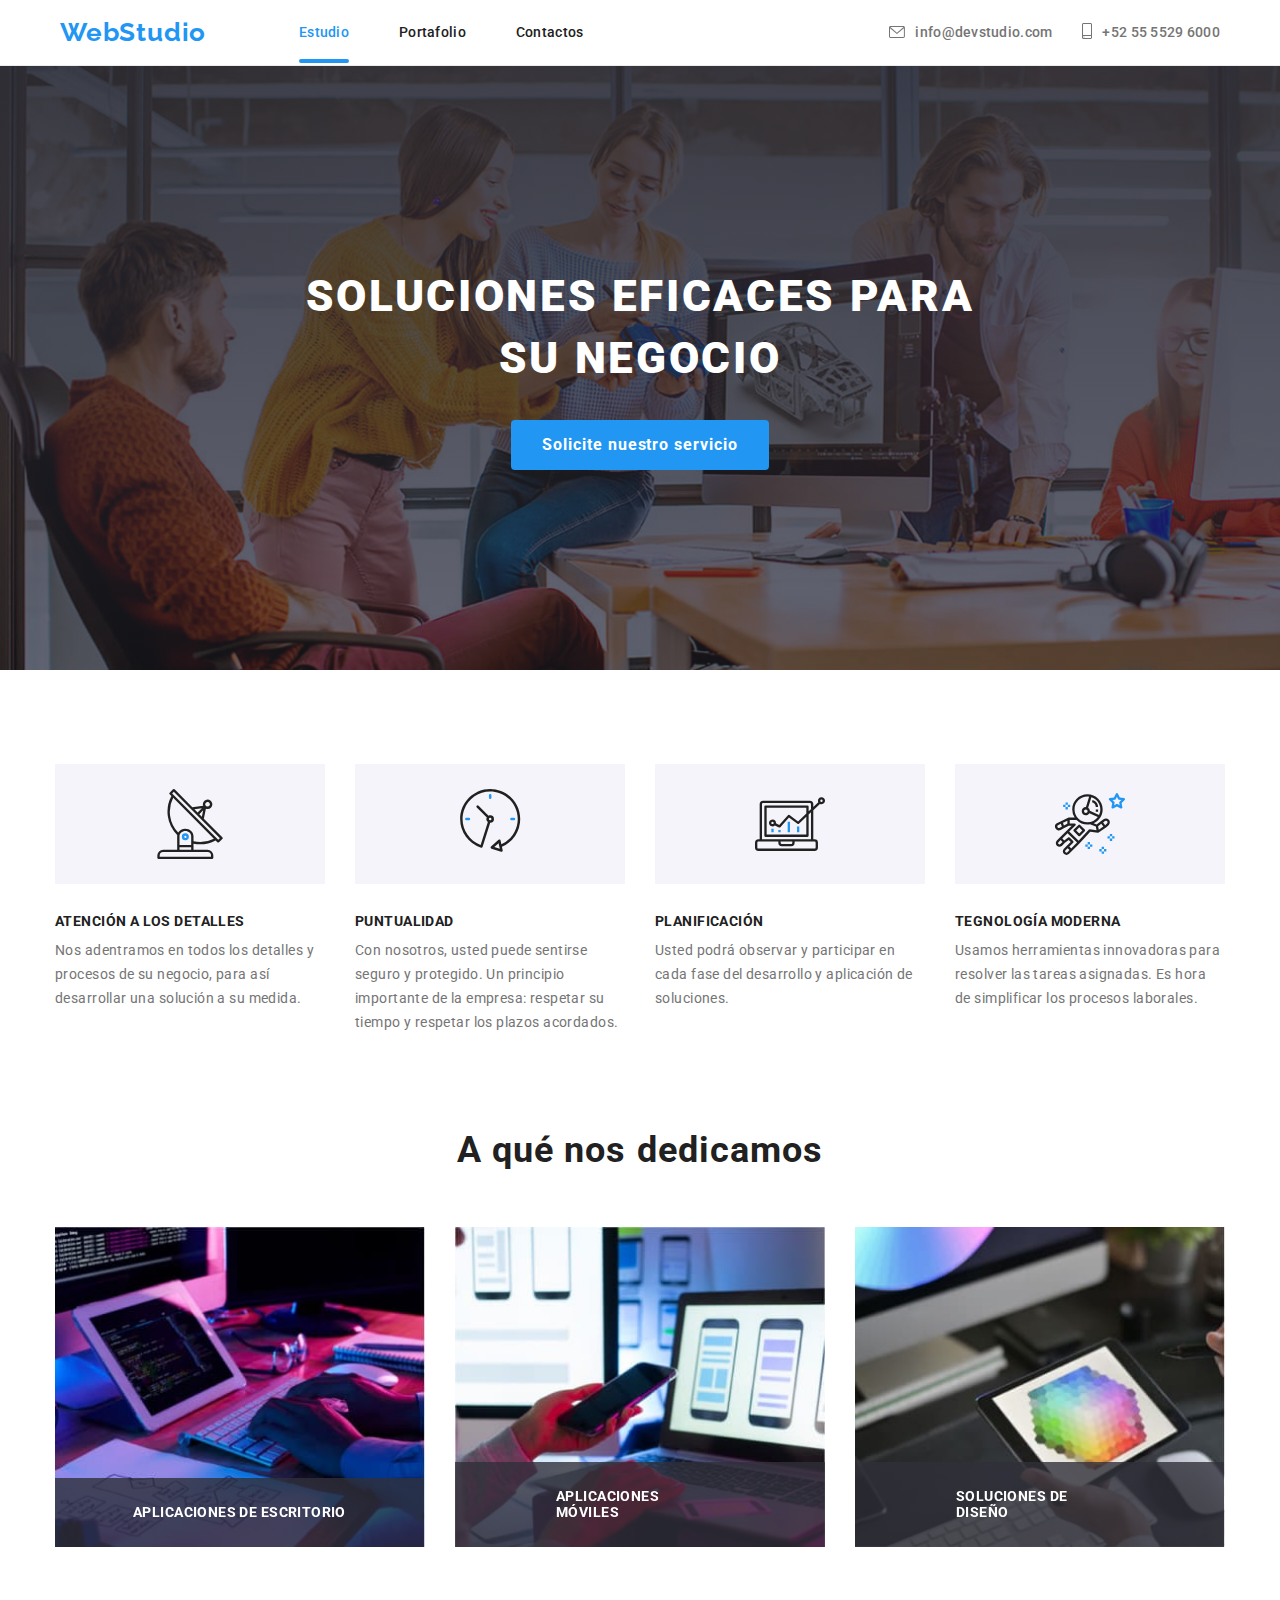
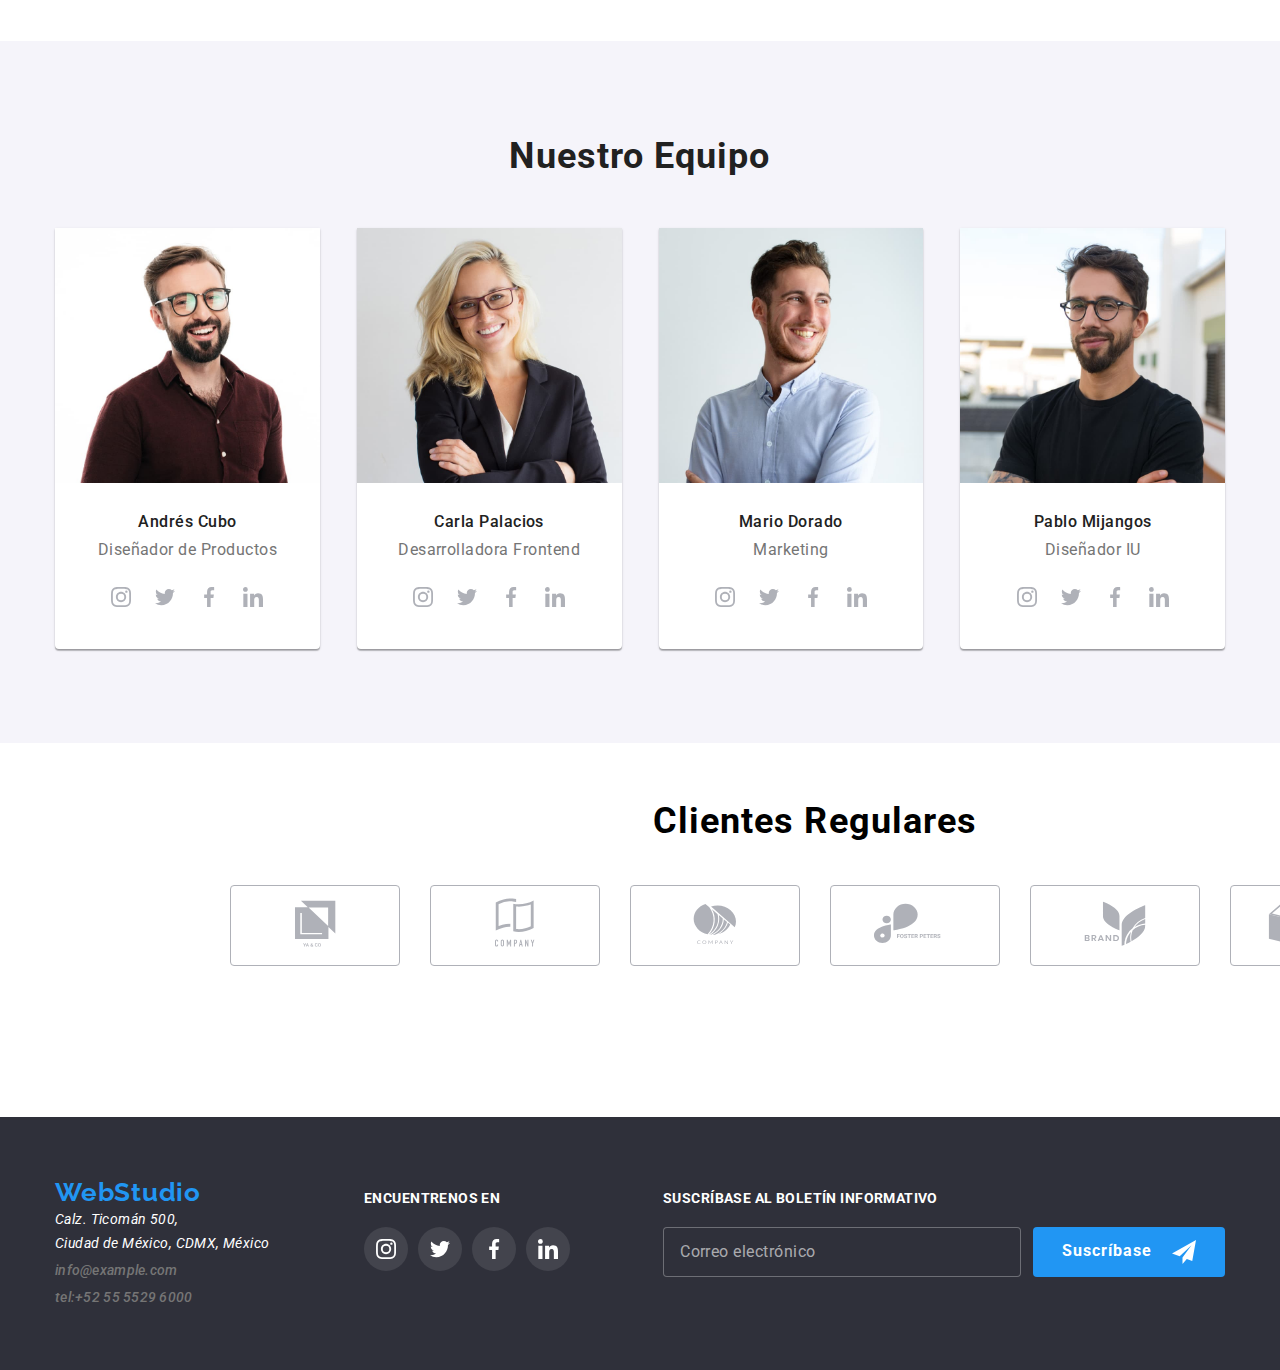
<file: index.html>
<!DOCTYPE html>
<html lang="es">
  <head>
    <meta charset="UTF-8" />
    <meta http-equiv="X-UA-Compatible" content="IE=edge" />
    <meta name="viewport" content="width=device-width, initial-scale=1.0" />
    <title>WebStudio</title>
    <link rel="preconnect" href="https://fonts.googleapis.com" />
    <link rel="preconnect" href="https://fonts.gstatic.com" crossorigin />
    <link
      href="https://fonts.googleapis.com/css2?family=Raleway:wght@700&family=Roboto:wght@400;500;700;900&display=swap"
      rel="stylesheet"
    />
    <link rel="stylesheet" href="./css/normalize.css" />
    <link rel="stylesheet" href="./css/styles.css" />
  </head>
  <body>
    <header class="header">
      <div class="header-container container">
        <nav class="nav">
          <a class="logo" href="#">WebStudio</a>
          <ul class="nav__menu">
            <li class="nav__item">
              <a class="nav__link active" href="./index.html">Estudio</a>
            </li>
            <li class="nav__item">
              <a class="nav__link" href="./portfolio.html">Portafolio</a>
            </li>
            <li class="nav__item">
              <a class="nav__link" href="#">Contactos</a>
            </li>
          </ul>
        </nav>
        <ul class="contact">
          <div class="contact-item__container">
            <li class="contact-item__icon">
              <a href="#">
                <svg class="icon">
                  <use href="./images/svg/sprite.svg#icon-sobre"></use>
                </svg>
              </a>
            </li>
            <li class="contact-item contact-item__mail">
              <a class="contact-link" href="mailto:info@devstudio.com"
                >info@devstudio.com</a
              >
            </li>
          </div>
          <div class="contact-item__container">
            <li class="contact-item__icon">
              <a href="#">
                <svg class="icon icon--telfono">
                  <use href="./images/svg/sprite.svg#icon-telfono"></use>
                </svg>
              </a>
            </li>
            <li class="contact-item">
              <a class="contact-link" href="tel:+525555296000"
                >+52 55 5529 6000</a
              >
            </li>
          </div>
        </ul>
      </div>
    </header>
    <main>
      <section class="backdrop is-hidden" data-backdrop>
        <div class="group-form is-hidden" data-modal>
          <form action="" class="modal-form">
            <div
              class="modal"
              role="group"
              aria-labelledby="contact-details-head"
            >
              <p class="modal-form__title" id="contact-details-head">
                Deje sus datos, nos contactaremos con usted
              </p>
              <div class="modal-form__icons">
                <label class="modal-form__label" for="name">Nombre</label>
                <input class="modal-form__input" type="name" id="name" /><svg
                  class="modal-form__icon modal-form__icons--persona"
                >
                  <use href="./images/svg/sprite.svg#icon-persona"></use>
                </svg>
              </div>
              <div class="modal-form__icons">
                <label class="modal-form__label" for="tel"> Teléfono</label>
                <input class="modal-form__input" type="tel" id="tel" /><svg
                  class="modal-form__icon"
                >
                  <use href="./images/svg/sprite.svg#icon-telefono"></use>
                </svg>
              </div>
              <div class="modal-form__icons">
                <label class="modal-form__label" for="email">E-mail</label>
                <input class="modal-form__input" type="email" id="email" /><svg
                  class="modal-form__icon"
                >
                  <use href="./images/svg/sprite.svg#icon-correo"></use>
                </svg>
              </div>
              <div class="modal-form__textarea">
                <label class="modal-form__label" for="comments"
                  >Comentarios</label
                >
                <textarea
                  class="modal-form__area"
                  name=""
                  id="comments"
                  cols="30"
                  rows="5"
                  placeholder="Introduzca el texto"
                ></textarea>
              </div>
              <div class="checkbox-container">
                <label class="checkbox-container__label" for="checkbox">
                  <input
                    class="checkbox-container__checkbox"
                    type="checkbox"
                    name=""
                    id="checkbox"
                  />
                  <span class="checkbox-container__span">
                    <svg class="checkbox-container__icon">
                      <use href="./images/svg/sprite.svg#icon-revisado"></use>
                    </svg>
                  </span>
                  Estoy de acuerdo con el boletín informativo y acepto los
                  <span class="checkbox-container--text"
                    >Términos y Condiciones</span
                  >
                </label>
              </div>
              <button class="form-button" type="submit">Enviar</button>
            </div>
          </form>
          <button class="modal-container is-hidden" data-modal-close>
            <svg class="modal-icon">
              <use href="./images/svg/sprite.svg#icon-close"></use>
            </svg>
          </button>
        </div>
      </section>
      <section class="hero">
        <div class="hero-container container">
          <div class="hero-container-title">
            <h1 class="hero-title">SOLUCIONES EFICACES PARA SU NEGOCIO</h1>
          </div>
          <button class="hero-button" type="button" data-modal-open>
            Solicite nuestro servicio
          </button>
        </div>
      </section>
      <section class="characteristics">
        <div class="container">
          <ul class="characteristics-container">
            <li class="characteristics-container-item">
              <div>
                <svg class="icon">
                  <use href="./images/svg/sprite.svg#icon-antena"></use>
                </svg>
              </div>
              <h3 class="characteristics-subtitle">ATENCIÓN A LOS DETALLES</h3>
              <p class="characteristics-text">
                Nos adentramos en todos los detalles y procesos de su negocio,
                para así desarrollar una solución a su medida.
              </p>
            </li>
            <li class="characteristics-container-item">
              <div>
                <svg class="icon">
                  <use href="./images/svg/sprite.svg#icon-reloj"></use>
                </svg>
              </div>
              <h3 class="characteristics-subtitle">PUNTUALIDAD</h3>
              <p class="characteristics-text">
                Con nosotros, usted puede sentirse seguro y protegido. Un
                principio importante de la empresa: respetar su tiempo y
                respetar los plazos acordados.
              </p>
            </li>
            <li class="characteristics-container-item">
              <div>
                <svg class="icon">
                  <use href="./images/svg/sprite.svg#icon-diagrama"></use>
                </svg>
              </div>
              <h3 class="characteristics-subtitle">PLANIFICACIÓN</h3>
              <p class="characteristics-text">
                Usted podrá observar y participar en cada fase del desarrollo y
                aplicación de soluciones.
              </p>
            </li>
            <li class="characteristics-container-item">
              <div>
                <svg class="icon">
                  <use href="./images/svg/sprite.svg#icon-astronauta"></use>
                </svg>
              </div>
              <h3 class="characteristics-subtitle">TEGNOLOGÍA MODERNA</h3>
              <p class="characteristics-text">
                Usamos herramientas innovadoras para resolver las tareas
                asignadas. Es hora de simplificar los procesos laborales.
              </p>
            </li>
          </ul>
        </div>
      </section>
      <section class="services">
        <div class="container">
          <h2 class="services-title">A qué nos dedicamos</h2>
          <ul class="services-container">
            <li class="services-item">
              <div class="services-item-relative">
                <img
                  class="services-image"
                  src="./images/imagen.jpg"
                  alt="Maquetacion web"
                  width="300"
                />
                <p class="services-item-text services-item-text-desktop">
                  APLICACIONES DE ESCRITORIO
                </p>
              </div>
            </li>
            <li class="services-item">
              <div class="services-item-relative">
                <img
                  class="services-image"
                  src="./images/imagen2.jpg"
                  alt="Diseño web"
                  width="300"
                />
                <p class="services-item-text">APLICACIONES MÓVILES</p>
              </div>
            </li>
            <li class="services-item">
              <div class="services-item-relative">
                <img
                  class="services-image"
                  src="./images/imagen3.jpg"
                  alt="Creacion de logos"
                  width="300"
                />
                <p class="services-item-text services-item-text-desing">
                  SOLUCIONES DE DISEÑO
                </p>
              </div>
            </li>
          </ul>
        </div>
      </section>
      <section class="team">
        <div class="container">
          <h2 class="team-title">Nuestro Equipo</h2>
          <ul class="team-card">
            <li class="team-card-item">
              <img
                class="team-card-image"
                src="./images/imagen4.jpg"
                alt="Imagen de Andres"
                width="300"
              />
              <div class="team-card-container">
                <h3 class="team-card-name">Andrés Cubo</h3>
                <p class="team-card-job">Diseñador de Productos</p>
              </div>
              <ul class="team-card-icon">
                <li>
                  <a href="#">
                    <svg class="icon">
                      <use href="./images/svg/sprite.svg#icon-instagram"></use>
                    </svg>
                  </a>
                </li>
                <li>
                  <a href="#">
                    <svg class="icon">
                      <use href="./images/svg/sprite.svg#icon-twitter"></use>
                    </svg>
                  </a>
                </li>
                <li>
                  <a href="#">
                    <svg class="icon">
                      <use href="./images/svg/sprite.svg#icon-facebook"></use>
                    </svg>
                  </a>
                </li>
                <li>
                  <a href="#">
                    <svg class="icon">
                      <use href="./images/svg/sprite.svg#icon-linkedin"></use>
                    </svg>
                  </a>
                </li>
              </ul>
            </li>
            <li class="team-card-item">
              <img
                class="team-card-image"
                src="./images/imagen5.jpg"
                alt="Imagen de Carla"
                width="300"
              />
              <div class="team-card-container">
                <h3 class="team-card-name">Carla Palacios</h3>
                <p class="team-card-job">Desarrolladora Frontend</p>
              </div>
              <ul class="team-card-icon">
                <li>
                  <a href="#">
                    <svg class="icon">
                      <use href="./images/svg/sprite.svg#icon-instagram"></use>
                    </svg>
                  </a>
                </li>
                <li>
                  <a href="#">
                    <svg class="icon">
                      <use href="./images/svg/sprite.svg#icon-twitter"></use>
                    </svg>
                  </a>
                </li>
                <li>
                  <a href="#">
                    <svg class="icon">
                      <use href="./images/svg/sprite.svg#icon-facebook"></use>
                    </svg>
                  </a>
                </li>
                <li>
                  <a href="#">
                    <svg class="icon">
                      <use href="./images/svg/sprite.svg#icon-linkedin"></use>
                    </svg>
                  </a>
                </li>
              </ul>
            </li>
            <li class="team-card-item">
              <img
                class="team-card-image"
                src="./images/imagen6.jpg"
                alt="Imagen de Mario"
                width="300"
              />
              <div class="team-card-container">
                <h3 class="team-card-name">Mario Dorado</h3>
                <p class="team-card-job">Marketing</p>
              </div>
              <ul class="team-card-icon">
                <li>
                  <a href="#">
                    <svg class="icon">
                      <use href="./images/svg/sprite.svg#icon-instagram"></use>
                    </svg>
                  </a>
                </li>
                <li>
                  <a href="#">
                    <svg class="icon">
                      <use href="./images/svg/sprite.svg#icon-twitter"></use>
                    </svg>
                  </a>
                </li>
                <li>
                  <a href="#">
                    <svg class="icon">
                      <use href="./images/svg/sprite.svg#icon-facebook"></use>
                    </svg>
                  </a>
                </li>
                <li>
                  <a href="#">
                    <svg class="icon">
                      <use href="./images/svg/sprite.svg#icon-linkedin"></use>
                    </svg>
                  </a>
                </li>
              </ul>
            </li>
            <li class="team-card-item">
              <img
                class="team-card-image"
                src="./images/imagen7.jpg"
                alt="Imagen de Pablo"
                width="300"
              />
              <div class="team-card-container">
                <h3 class="team-card-name">Pablo Mijangos</h3>
                <p class="team-card-job">Diseñador IU</p>
              </div>
              <ul class="team-card-icon">
                <li>
                  <a href="#">
                    <svg class="icon">
                      <use href="./images/svg/sprite.svg#icon-instagram"></use>
                    </svg>
                  </a>
                </li>
                <li>
                  <a href="#">
                    <svg class="icon">
                      <use href="./images/svg/sprite.svg#icon-twitter"></use>
                    </svg>
                  </a>
                </li>
                <li>
                  <a href="#">
                    <svg class="icon">
                      <use href="./images/svg/sprite.svg#icon-facebook"></use>
                    </svg>
                  </a>
                </li>
                <li>
                  <a href="#">
                    <svg class="icon">
                      <use href="./images/svg/sprite.svg#icon-linkedin"></use>
                    </svg>
                  </a>
                </li>
              </ul>
            </li>
          </ul>
        </div>
      </section>
      <section class="clients">
        <div class="container">
          <h2 class="clients-title">Clientes Regulares</h2>
          <ul class="clients-container">
            <li>
              <a href="#">
                <svg class="icon-g1 icon-hover">
                  <use href="./images/svg/sprite.svg#icon-grupo"></use>
                </svg>
              </a>
            </li>
            <li>
              <a href="#">
                <svg class="icon-g2 icon-hover">
                  <use href="./images/svg/sprite.svg#icon-grupo2"></use>
                </svg>
              </a>
            </li>
            <li>
              <a href="#">
                <svg class="icon-g3 icon-hover">
                  <use href="./images/svg/sprite.svg#icon-grupo3"></use>
                </svg>
              </a>
            </li>
            <li>
              <a href="#">
                <svg class="icon-g4 icon-hover">
                  <use href="./images/svg/sprite.svg#icon-grupo4"></use>
                </svg>
              </a>
            </li>
            <li>
              <a href="#">
                <svg class="icon-g5 icon-hover">
                  <use href="./images/svg/sprite.svg#icon-grupo5"></use>
                </svg>
              </a>
            </li>
            <li>
              <a href="#">
                <svg class="icon-g6 icon-hover">
                  <use href="./images/svg/sprite.svg#icon-grupo6"></use>
                </svg>
              </a>
            </li>
          </ul>
        </div>
      </section>
    </main>
    <footer class="footer">
      <div class="container">
        <ul class="footer-container">
          <li class="footer-contact">
            <a class="logo footer-logo" href="#">WebStudio</a>
            <address>
              <ul>
                <li>
                  <p class="footer-text">
                    Calz. Ticomán 500, <br />
                    Ciudad de México, CDMX, México
                  </p>
                </li>
                <li class="contact-item">
                  <a class="contact-link" href="mailto:info@devstudio.com"
                    >info@example.com</a
                  >
                </li>
                <li class="contact-item">
                  <a class="contact-link" href="tel:+525555296000"
                    >tel:+52 55 5529 6000</a
                  >
                </li>
              </ul>
            </address>
          </li>
          <li class="footer-icons">
            <p>ENCUENTRENOS EN</p>
            <ul class="footer-icons-container">
              <li>
                <a href="#">
                  <svg class="icon">
                    <use href="./images/svg/sprite.svg#icon-instagram"></use>
                  </svg>
                </a>
              </li>
              <li>
                <a href="#">
                  <svg class="icon">
                    <use href="./images/svg/sprite.svg#icon-twitter"></use>
                  </svg>
                </a>
              </li>
              <li>
                <a href="#">
                  <svg class="icon">
                    <use href="./images/svg/sprite.svg#icon-facebook"></use>
                  </svg>
                </a>
              </li>
              <li>
                <a href="#">
                  <svg class="icon">
                    <use href="./images/svg/sprite.svg#icon-linkedin"></use>
                  </svg>
                </a>
              </li>
            </ul>
          </li>
          <li class="footer-newsletter">
            <p class="footer-newsletter__text">
              SUSCRÍBASE AL BOLETÍN INFORMATIVO
            </p>
            <form class="form-newsletter" name="" action="">
              <label class="label-email" for="user-email"></label>
              <input
                class="input-email"
                type="email"
                name="email"
                id="user-email"
                placeholder="Correo electrónico"
              />
              <button class="button-newsletter" type="submit">
                Suscríbase
                <span class="button-newsletter__span">
                  <svg class="button-newsletter__icon">
                    <use href="./images/svg/sprite.svg#icon-send"></use>
                  </svg>
                </span>
              </button>
            </form>
          </li>
        </ul>
      </div>
    </footer>
    <script src="./js/modal.js"></script>
  </body>
</html>
</file>
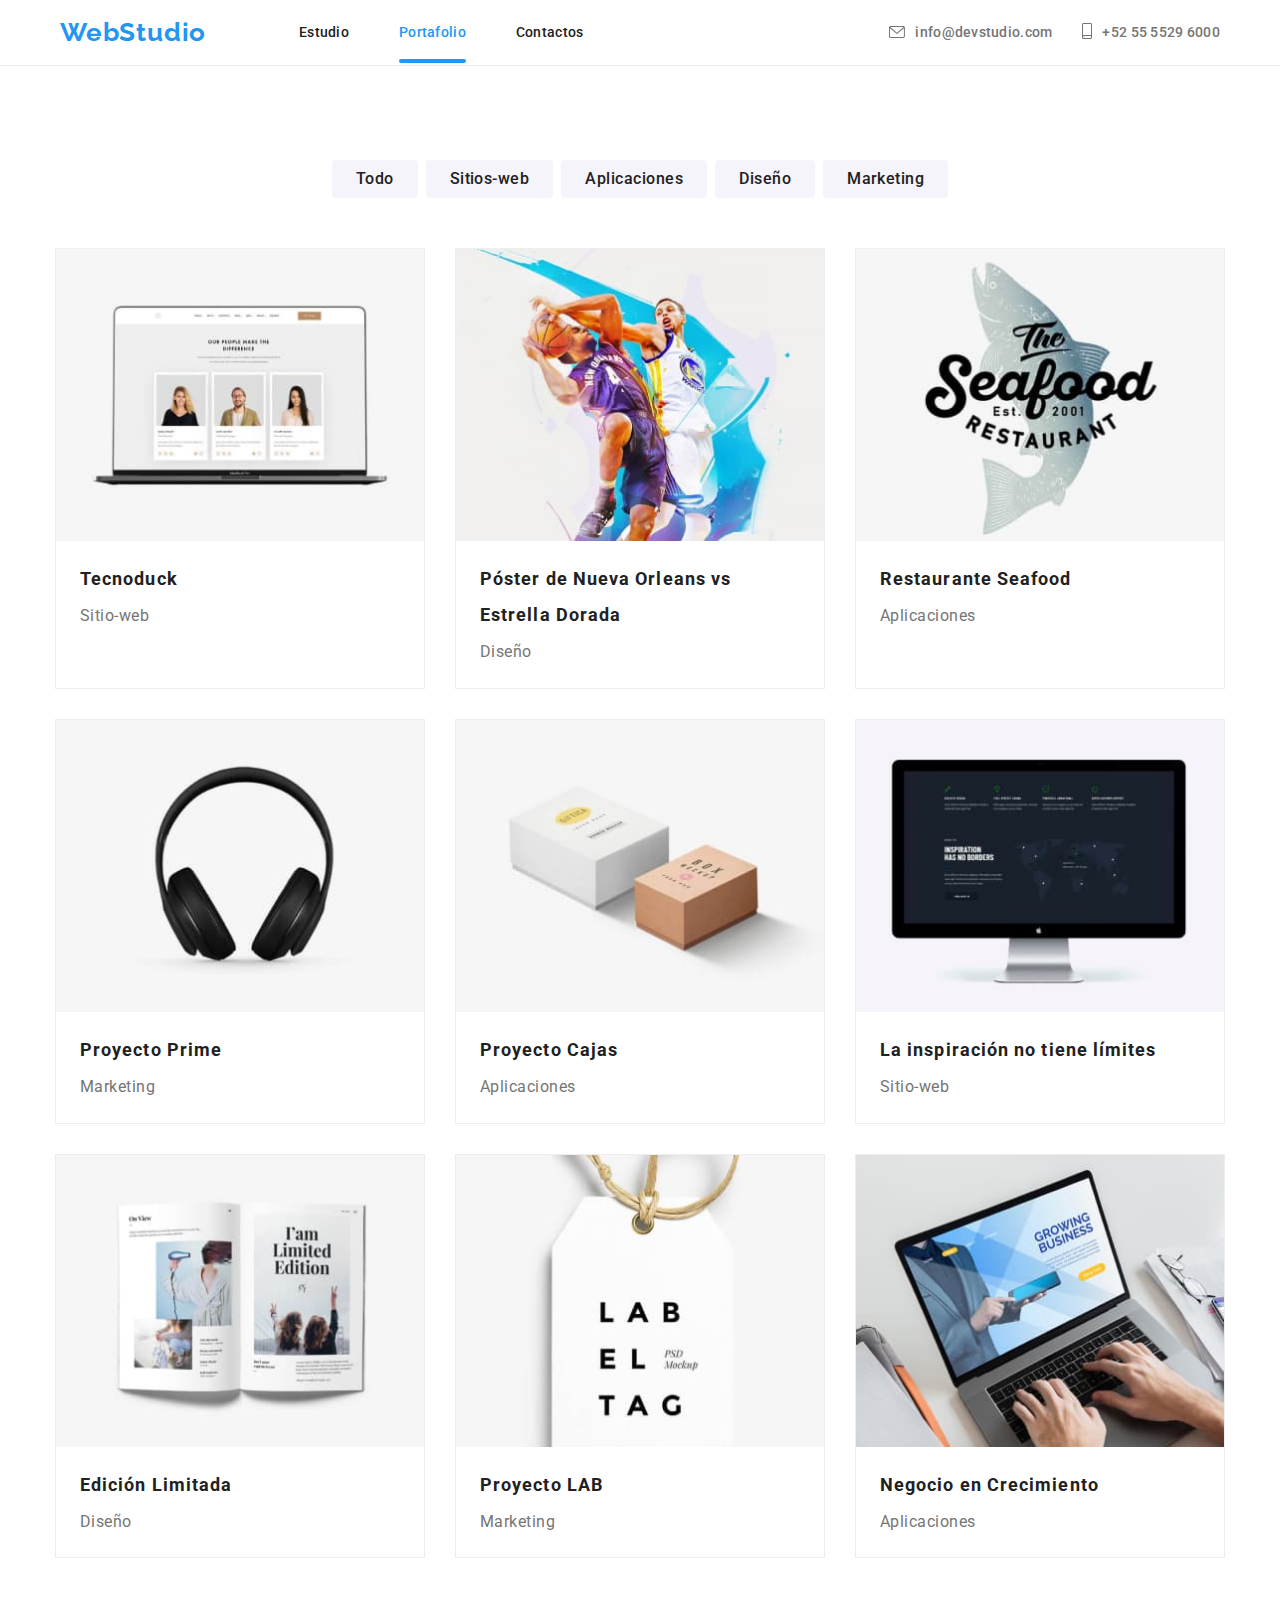
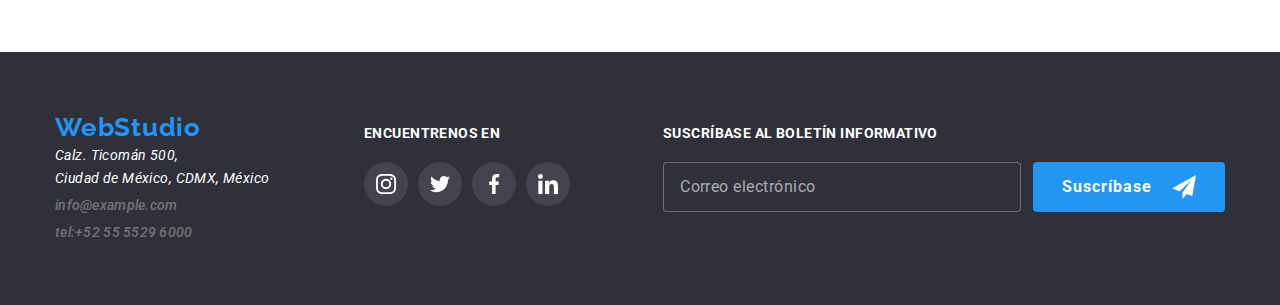
<file: portfolio.html>
<!DOCTYPE html>
<html lang="es">
  <head>
    <meta charset="UTF-8" />
    <meta http-equiv="X-UA-Compatible" content="IE=edge" />
    <meta name="viewport" content="width=device-width, initial-scale=1.0" />
    <title>Portafolio</title>
    <link rel="preconnect" href="https://fonts.googleapis.com" />
    <link rel="preconnect" href="https://fonts.gstatic.com" crossorigin />
    <link
      href="https://fonts.googleapis.com/css2?family=Raleway:wght@700&family=Roboto:wght@400;500;700;900&display=swap"
      rel="stylesheet"
    />
    <link rel="stylesheet" href="./css/normalize.css" />
    <link rel="stylesheet" href="./css/styles.css" />
  </head>
  <body>
    <header class="header">
      <div class="header-container container">
        <nav class="nav">
          <a class="logo" href="#">WebStudio</a>
          <ul class="nav__menu">
            <li class="nav__item">
              <a class="nav__link" href="./index.html">Estudio</a>
            </li>
            <li class="nav__item">
              <a class="nav__link active" href="./portfolio.html">Portafolio</a>
            </li>
            <li class="nav__item">
              <a class="nav__link" href="#">Contactos</a>
            </li>
          </ul>
        </nav>
        <ul class="contact">
          <div class="contact-item__container">
            <li class="contact-item__icon">
              <a href="#">
                <svg class="icon">
                  <use href="./images/svg/sprite.svg#icon-sobre"></use>
                </svg>
              </a>
            </li>
            <li class="contact-item contact-item__mail">
              <a class="contact-link" href="mailto:info@devstudio.com"
                >info@devstudio.com</a
              >
            </li>
          </div>
          <div class="contact-item__container">
            <li class="contact-item__icon">
              <a href="#">
                <svg class="icon icon--telfono">
                  <use href="./images/svg/sprite.svg#icon-telfono"></use>
                </svg>
              </a>
            </li>
            <li class="contact-item">
              <a class="contact-link" href="tel:+525555296000"
                >+52 55 5529 6000</a
              >
            </li>
          </div>
        </ul>
      </div>
    </header>
    <main>
      <section class="section-portfolio">
        <div class="container">
          <ul class="filters">
            <li class="filters-item">
              <button class="filters-button" type="button">Todo</button>
            </li>
            <li class="filters-item">
              <button class="filters-button" type="button">Sitios-web</button>
            </li>
            <li class="filters-item">
              <button class="filters-button" type="button">Aplicaciones</button>
            </li>
            <li class="filters-item">
              <button class="filters-button" type="button">Diseño</button>
            </li>
            <li class="filters-item">
              <button class="filters-button" type="button">Marketing</button>
            </li>
          </ul>
          <ul class="categories">
            <li class="categories-item">
              <div class="frame">
                <img src="./images/imagen8.jpg" alt="sitio web" width="300" />
                <p class="overlay">
                  Tecnoduck es una plataforma de distribución de coronavirus de
                  última generación. Las compañías usan esta plataforma para el
                  espionaje digital y los ataques a los servidores seguros de la
                  competencia.
                </p>
              </div>
              <div class="categories-item-container">
                <h3 class="categories-subtitle">Tecnoduck</h3>
                <p class="categories-text">Sitio-web</p>
              </div>
            </li>
            <li class="categories-item">
              <div class="frame">
                <img src="./images/imagen9.jpg" alt="Diseño" width="300" />
                <p class="overlay">
                  Tecnoduck es una plataforma de distribución de coronavirus de
                  última generación. Las compañías usan esta plataforma para el
                  espionaje digital y los ataques a los servidores seguros de la
                  competencia.
                </p>
              </div>
              <div class="categories-item-container">
                <h3 class="categories-subtitle">
                  Póster de Nueva Orleans vs Estrella Dorada
                </h3>
                <p class="categories-text">Diseño</p>
              </div>
            </li>
            <li class="categories-item">
              <div class="frame">
                <img
                  src="./images/imagen10.jpg"
                  alt="Aplicaciones"
                  width="300"
                />
                <p class="overlay">
                  Tecnoduck es una plataforma de distribución de coronavirus de
                  última generación. Las compañías usan esta plataforma para el
                  espionaje digital y los ataques a los servidores seguros de la
                  competencia.
                </p>
              </div>
              <div class="categories-item-container">
                <h3 class="categories-subtitle">Restaurante Seafood</h3>
                <p class="categories-text">Aplicaciones</p>
              </div>
            </li>
            <li class="categories-item">
              <div class="frame">
                <img src="./images/imagen11.jpg" alt="Marketing" width="300" />
                <p class="overlay">
                  Tecnoduck es una plataforma de distribución de coronavirus de
                  última generación. Las compañías usan esta plataforma para el
                  espionaje digital y los ataques a los servidores seguros de la
                  competencia.
                </p>
              </div>
              <div class="categories-item-container">
                <h3 class="categories-subtitle">Proyecto Prime</h3>
                <p class="categories-text">Marketing</p>
              </div>
            </li>
            <li class="categories-item">
              <div class="frame">
                <img
                  src="./images/imagen12.jpg"
                  alt="Aplicaciones"
                  width="300"
                />
                <p class="overlay">
                  Tecnoduck es una plataforma de distribución de coronavirus de
                  última generación. Las compañías usan esta plataforma para el
                  espionaje digital y los ataques a los servidores seguros de la
                  competencia.
                </p>
              </div>
              <div class="categories-item-container">
                <h3 class="categories-subtitle">Proyecto Cajas</h3>
                <p class="categories-text">Aplicaciones</p>
              </div>
            </li>
            <li class="categories-item">
              <div class="frame">
                <img src="./images/imagen13.jpg" alt="sitio web" width="300" />
                <p class="overlay">
                  Tecnoduck es una plataforma de distribución de coronavirus de
                  última generación. Las compañías usan esta plataforma para el
                  espionaje digital y los ataques a los servidores seguros de la
                  competencia.
                </p>
              </div>
              <div class="categories-item-container">
                <h3 class="categories-subtitle">
                  La inspiración no tiene límites
                </h3>
                <p class="categories-text">Sitio-web</p>
              </div>
            </li>
            <li class="categories-item">
              <div class="frame">
                <img src="./images/imagen14.jpg" alt="Diseño" width="300" />
                <p class="overlay">
                  Tecnoduck es una plataforma de distribución de coronavirus de
                  última generación. Las compañías usan esta plataforma para el
                  espionaje digital y los ataques a los servidores seguros de la
                  competencia.
                </p>
              </div>
              <div class="categories-item-container">
                <h3 class="categories-subtitle">Edición Limitada</h3>
                <p class="categories-text">Diseño</p>
              </div>
            </li>
            <li class="categories-item">
              <div class="frame">
                <img src="./images/imagen15.jpg" alt="Marketing" width="300" />
                <p class="overlay">
                  Tecnoduck es una plataforma de distribución de coronavirus de
                  última generación. Las compañías usan esta plataforma para el
                  espionaje digital y los ataques a los servidores seguros de la
                  competencia.
                </p>
              </div>
              <div class="categories-item-container">
                <h3 class="categories-subtitle">Proyecto LAB</h3>
                <p class="categories-text">Marketing</p>
              </div>
            </li>
            <li class="categories-item">
              <div class="frame">
                <img
                  src="./images/imagen16.jpg"
                  alt="Aplicaciones"
                  width="300"
                />
                <p class="overlay">
                  Tecnoduck es una plataforma de distribución de coronavirus de
                  última generación. Las compañías usan esta plataforma para el
                  espionaje digital y los ataques a los servidores seguros de la
                  competencia.
                </p>
              </div>
              <div class="categories-item-container">
                <h3 class="categories-subtitle">Negocio en Crecimiento</h3>
                <p class="categories-text">Aplicaciones</p>
              </div>
            </li>
          </ul>
        </div>
      </section>
    </main>
    <footer class="footer">
      <div class="container">
        <ul class="footer-container">
          <li class="footer-contact">
            <a class="logo footer-logo" href="#">WebStudio</a>
            <address>
              <ul>
                <li>
                  <p class="footer-text">
                    Calz. Ticomán 500, <br />
                    Ciudad de México, CDMX, México
                  </p>
                </li>
                <li class="contact-item">
                  <a class="contact-link" href="mailto:info@devstudio.com"
                    >info@example.com</a
                  >
                </li>
                <li class="contact-item">
                  <a class="contact-link" href="tel:+525555296000"
                    >tel:+52 55 5529 6000</a
                  >
                </li>
              </ul>
            </address>
          </li>
          <li class="footer-icons">
            <p>ENCUENTRENOS EN</p>
            <ul class="footer-icons-container">
              <li>
                <a href="#">
                  <svg class="icon">
                    <use href="./images/svg/sprite.svg#icon-instagram"></use>
                  </svg>
                </a>
              </li>
              <li>
                <a href="#">
                  <svg class="icon">
                    <use href="./images/svg/sprite.svg#icon-twitter"></use>
                  </svg>
                </a>
              </li>
              <li>
                <a href="#">
                  <svg class="icon">
                    <use href="./images/svg/sprite.svg#icon-facebook"></use>
                  </svg>
                </a>
              </li>
              <li>
                <a href="#">
                  <svg class="icon">
                    <use href="./images/svg/sprite.svg#icon-linkedin"></use>
                  </svg>
                </a>
              </li>
            </ul>
          </li>
          <li class="footer-newsletter">
            <p class="footer-newsletter__text">
              SUSCRÍBASE AL BOLETÍN INFORMATIVO
            </p>
            <form class="form-newsletter" name="" action="">
              <label class="label-email" for="user-email"></label>
              <input
                class="input-email"
                type="email"
                name="email"
                id="user-email"
                placeholder="Correo electrónico"
              />
              <button class="button-newsletter" type="submit">
                Suscríbase
                <span class="button-newsletter__span">
                  <svg class="button-newsletter__icon">
                    <use href="./images/svg/sprite.svg#icon-send"></use>
                  </svg>
                </span>
              </button>
            </form>
          </li>
        </ul>
      </div>
    </footer>
  </body>
</html>
</file>
<file: css/styles.css>
:root {
  --main-color: #2196F3;
  --subtitle-color: #212121;
  --background-color-secondary: #2F303A;
  --background-color-tertiary: #F5F4FA;
  --white-color: #ffffff;
  --text-color: #757575;
  --button-hover-color:#188ce8;
  --icon-color: #AFB1B8;
  --title-font-size:44px;
  --subtitle-font-size: 36px;
  --card-font-size: 18px;
  --logo-font-size: 26px;
  --button-font-size: 16px;
  --text-font-size: 14px; 
}
body {
  font-family: 'Roboto', sans-serif;
}
h1,h2,h3,h4 {
  margin: 0;
}
a {
  text-decoration: none;
}
ul {
  list-style: none;
  padding: 0;
  margin: 0;
}
button {
  cursor: pointer;
}
img {
  display: block;
  max-width: 100%;
  height: auto;
}


.container {
  margin: 0 auto;
  padding: 0 15px;
  width: 1200px;
}


/**Ventana modal  */
.backdrop {
  display: flex;
  align-items: center;
  justify-content: center;
  height: 100vh;
  width: 100vw;
  position: fixed;
  top: 0;
  left: 0;
  background-color:rgba(0, 0, 0, 0.2);
  opacity: 1;
  transition: opacity 0.2s cubic-bezier(0.4, 0, 0.2, 1);
}
.backdrop.is-hidden {
  pointer-events: none;
  opacity: 0;
}
.group-form {
  position: relative;
  background-color: var(--white-color);
  width: 528px;
  height: 581px;
  opacity: 1;
  transition: transform 0.4s cubic-bezier(0.4, 0, 0.2, 1),
              opacity 0.1s cubic-bezier(0.4, 0, 0.2, 1);
  transform: translateY(0);
  padding: 40px;
  border-radius: 4px;
  box-shadow: 0px 1px 3px rgba(0, 0, 0, 0.12), 0px 1px 1px rgba(0, 0, 0, 0.14), 0px 2px 1px rgba(0, 0, 0, 0.2);
  /* z-index: 100; */
}
.group-form.is-hidden {
  transform: translateY(200px);
  opacity: 0;
}
.modal-form__title {
  font-size: 20px;
  font-weight: 700;
  letter-spacing: 0.03em;
  line-height: 1.1;
  color: var(--subtitle-color);
  text-align: center;
  margin: 0 0 12px 0;
}
.modal-form__icons {
  margin-bottom: 10px;
  position: relative;
}
.modal-form__label {
  display: block;
  margin-bottom: 4px;
  color: var(--text-color);
  font-size: 12px;
  font-weight: 400;
  letter-spacing: 0.01em;
  line-height: 1.1;
}
.modal-form__input {
  border: 1px solid rgba(33, 33, 33, 0.2);
  border-radius: 4px;
  width: 448px;
  height: 40px;
  padding: 12px 0 12px 42px;
}
.modal-form__icon {
  height: 18px;
  width: 18px;
  position: absolute;
  left: 10px;
  top: 28px;
}
.modal-form__input:hover + .modal-form__icon,
.modal-form__input:focus +.modal-form__icon {
  fill: var(--button-hover-color);
}
.modal-form__input:hover,
.modal-form__input:focus {
  border-color: var(--main-color);
}

.modal-form__icons--persona {
  filter: drop-shadow(0px 4px 4px rgba(0, 0, 0, 0.25));
}
.modal-form__textarea {
  margin-bottom: 20px;
}
.modal-form__area {
  padding: 12px 16px 12px 16px;
  border: 1px solid rgba(33, 33, 33, 0.2);
  border-radius: 4px;
  width: 448px;
  resize: none;
}
.modal-form__area::placeholder {
  color: rgba(117, 117, 117, 0.5);;
  font-weight: 400;
  font-size: 12px;
  line-height: 1.2;
  letter-spacing: 0.01em;
}
.modal-form__area:hover,
.modal-form__area:focus {
  border-color: var(--main-color);
}
.checkbox-container {
  margin-bottom: 10px;
}
.checkbox-container__label {
  position: relative;
  color: var(--text-color);
  font-size: var(--text-font-size);
  font-weight: 400;
  letter-spacing: 0.03em;
  line-height: 1.7;
  margin-left: 36px;
}
.checkbox-container__checkbox {
  position: absolute;
  clip: rect(0 0 0 0);
  width: 1px;
  height: 1px;
  margin: -1px;
}
.checkbox-container__span {
  display: flex;
  justify-content: center;
  align-items: center;
  position: absolute;
  top: 0;
  margin-left: 10px;
  width: 16px;
  height: 15px;
  overflow: hidden;
  border: 2px solid var(--subtitle-color);
  border-radius: 0.05em;
  background-color: var(--white-color);
  background-repeat: no-repeat;
  background-position: 50% 50%;
}
.checkbox-container__checkbox:checked + .checkbox-container__span {
  border: none;
}
.checkbox-container__checkbox:checked + .checkbox-container__span .checkbox-container__icon {
  opacity: 1;
}
.checkbox-container__icon {
  display: flex;
  justify-content: center;
  align-items: center;
  width: 16px;
  height: 15px;
  opacity: 0;
}
.checkbox-container--text {
  margin-left: 36px;
}
.form-button {
  background-color: var(--main-color);
  color: var(--white-color);
  font-size: var(--button-font-size);
  font-weight: 700;
  letter-spacing: 0.06em;
  line-height: 1.9;
  display: block;
  padding: 10px 75px;
  margin: 0 auto;
  border: none;
  box-shadow: 0px 4px 4px rgba(0, 0, 0, 0.15);
  border-radius: 4px;
}
.form-button:hover,
.form-button:focus {
  background-color: var(--button-hover-color);
}
.modal-container {
  display: flex;
  align-items: center;
  justify-content: center;
  width: 30px;
  height: 30px;
  border: 1px solid #0000001A;
  background-color: var(--white-color);
  border-radius: 50%;
  position: absolute;
  top: 8px;
  right: 8px; 
}
.modal-icon {
  width: 18px;
  height: 18px;
}


.header {
  border-bottom: 1px solid #ececec;
}
.header-container {
  display: flex;
  justify-content: center;
  align-items: center;
}
.nav {
  display: flex;
  align-items: center;
  margin-right: 306px;
}
.logo {
  color: var(--main-color);
  font-family: 'Raleway', sans-serif;
  font-size: var(--logo-font-size);
  font-weight: 700;
  line-height: 1.2;
  letter-spacing: 0.03em;
  margin-right: 93px;
}
.nav__item {
  margin-right: 50px;
  position: relative;
}
.nav__link {
  color: var(--subtitle-color);
  font-size: var(--text-font-size);
  display: inline-block;
  font-weight: 500;
  line-height: 1.1;
  letter-spacing: 0.02em;
  padding: 25px 0;
}
.active {
  color: var(--main-color);
}
.active::after { 
  content: "";
  position: absolute;
  left: 0;
  top: 90%;
  background-color: var(--main-color);
  height: 4px;
  width: 100%;
  border-radius: 2px;
}
.nav__menu {
  display: flex;
}
.nav__menu .nav__item:nth-child(3) {
  margin-right: 0;
}
.nav__menu .nav__link:hover,
.nav__menu .nav__link:focus {
  color: var(--main-color);
}
.nav__menu .nav__link:hover::after,
.nav__menu .nav__link:focus::after {
  content: "";
    position: absolute;
    left: 0;
    top: 90%;
    background-color: var(--main-color);
    height: 4px;
    width: 100%;
    border-radius: 2px;
}

.contact {
  display: flex;
  align-items: center;
}
.contact-item__icon {
  margin-right: 10px;
}
.contact-item__icon a {
  color: var(--text-color);
}
.contact-item__container {
  display: flex;
  align-items: center;
}
.contact-item__container:hover .icon {
  fill: var(--main-color);
}
.contact-item__container .contact-item__icon a:focus .icon {
  fill: var(--main-color);
}
.contact-item__container:hover .contact-link {
  color: var(--main-color);
}
.contact-item__container .contact-link:focus {
  color: var(--main-color);
} 

.contact-item__container .icon {
  width: 16px;
  height: 12px;
  fill: currentColor;
}
.contact-item__container .icon--telfono {
  width: 10px;
  height: 16px;
}
.contact-item {
  margin-right: 50px;
}
.contact .contact-item:nth-child(4) {
  margin-right: 0;
}
.contact .contact-item:nth-child(2) {
  margin-right: 0;
}
.contact .contact-item.contact-item__mail {
  margin-right: 30px;
}
.contact-link { 
  color: var(--text-color);
  font-size: var(--text-font-size);
  display: inline-block;
  font-weight: 500;
  line-height: 1.1;
  letter-spacing: 0.02em;
  padding: 25px 0;
}



.hero {
  background-color: #C4C4C4;
  background-image: linear-gradient(rgba(47, 48, 58, 0.8), rgba(47,48, 58, 0.4)), url(../images/hero.jpg);
  background-size: cover;
  background-repeat: no-repeat;
  text-align: center;
  padding-top: 200px;
  padding-bottom: 200px;
}
.hero-container-title {
  width: 696px;
  margin-left: auto;
  margin-right: auto;
}
.hero-title {
  color: var(--white-color);
  font-size: var(--title-font-size);
  margin-bottom: 30px;
  font-weight: 900;
  line-height: 1.4;
  letter-spacing: 0.06em;
}
.hero-button {
  background-color: var(--main-color);
  border: 0;
  border-radius: 4px;
  color: var(--white-color);
  padding: 10px 31px;
  font-size: var(--button-font-size);
  font-weight: 700;
  line-height: 1.9;
  letter-spacing: 0.06em;
}
.hero .hero-button:hover,
.hero .hero-button:focus {
  background-color: var(--button-hover-color);
}

.characteristics {
  padding: 94px 0;
}
.characteristics-container {
  display: flex;
  gap: 30px;
}
.characteristics-container-item {
  flex-basis: calc((100% - 90px) / 4 ); 
}
.characteristics-container-item div {
  width: 270px;
  height: 120px;
  background-color: var(--background-color-tertiary);
  padding: 25px 100px;
  margin-bottom: 30px;
}
.characteristics-container-item .icon {
  width: 70px;
  height: 70px;
}
.characteristics-container .characteristics-container-item:nth-child(4) {
  margin-right: 0;
}
.characteristics-subtitle {
  color: var(--subtitle-color);
  font-size: var(--text-font-size);
  margin-bottom: 10px;
  font-weight: 700;
  line-height: 1.1;
  letter-spacing: 0.03em;
}
.characteristics-text {
  color: var(--text-color);
  font-size: var(--text-font-size);
  margin: 0;
  font-weight: 400;
  line-height: 1.7;
  letter-spacing: 0.03em;
}


.services {
  padding-bottom: 94px;
}
.services-container {
  display: flex;
  flex-wrap: wrap;
  gap: 30px;
}
.services-item {
  flex-basis: calc((100% - 60px) / 3);
}
.services-item-relative {
  position: relative;
}
.services-title {
  margin-bottom: 55px;
  font-size: var(--subtitle-font-size);
  font-weight: 700;
  line-height: 1.2;
  letter-spacing: 0.03em;
  text-align: center;
  color: var(--subtitle-color);
}
.services-image {
  width: 370px;
}
.services-item-text {
  background: rgba(47, 48, 58, 0.8);
  color: var(--white-color);
  position: absolute;
  bottom: 0;
  left: 0;
  right: 0;
  margin: 0;
  padding: 27px 100px 27px 101px;
  font-size: var(--text-font-size);
  font-weight: 700;
  letter-spacing: 0.03em;
  line-height: 1.1;
}
.services-item-text.services-item-text-desktop {
  padding: 27px 78px;
  width: 369px;
}
.services-item-text.services-item-text-desing {
  width: 369px;
  padding: 27px 101px;
}


.team {
  background-color: var(--background-color-tertiary);
  padding: 94px 0;
}
.team-title {
  color: var(--subtitle-color);
  font-size: var(--subtitle-font-size);
  text-align: center;
  font-weight: 700;
  line-height: 1.2;
  letter-spacing: 0.03em;
  margin-bottom: 50px;
}
.team-card {
  display: flex;
  justify-content: center;
  gap: 37px;
}
.team-card-item {
  background-color: var(--white-color);
  box-shadow: 0px 1px 3px rgba(0, 0, 0, 0.12), 0px 1px 1px rgba(0, 0, 0, 0.14), 0px 2px 1px rgba(0, 0, 0, 0.2);
  border-bottom-left-radius: 4px;
  border-bottom-right-radius: 4px;
  flex-basis: calc((100% - 111px) / 4);
}
.team-card-container {
  padding: 30px 41px 16px;
}
.team-card-name {
  font-size: var(--button-font-size);
  font-weight: 500;
  line-height: 1.1;
  letter-spacing: 0.03em;
  color: var(--subtitle-color);
  margin-bottom: 10px;
  text-align: center;
}
.team-card-job {
  font-size: var(--button-font-size);
  font-weight: 400;
  line-height: 1.1;
  letter-spacing: 0.03em;
  color: var(--text-color);
  margin: 0;
  text-align: center;
}
.team-card-icon {
  display: flex;
  justify-content: center;
  padding: 0 32px 30px;
}
.team-card-icon a {
  display: flex;
  align-items: center;
  justify-content: center;
  border-radius: 25px;
  outline: none;
  height: 44px;
  width: 44px;
}
.team-card-icon a:hover,
.team-card-icon a:focus {
  background-color: var(--main-color);
}
.team-card-icon .icon {
  width: 20px;
  height: 20px;
  fill: var(--icon-color);
}
.team-card-icon a:hover .icon,
.team-card-icon a:focus .icon {
  fill: var(--white-color);
}


.clients {
  padding: 59px 215px 151px;
}
.clients-title {
  margin-bottom: 44px;
  text-align: center;
  font-weight: 700;
  font-size: var(--subtitle-font-size);
  letter-spacing: 0.03em;
  line-height: 1.1;
}
.clients-container {
  display: flex;
  justify-content: center;
  column-gap: 30px;
}
.clients-container li{
  flex-basis: calc((100% - 150px) / 6);
  /* width: 170px; */
  height: 81px;
  display: flex;
  justify-content: center;
  align-items: center;
  border: 1px solid #AFB1B8;
  border-radius: 4px;  
}
.clients-container .icon-g1 {
  width: 41px;
  height: 46.7px;
  fill: var(--icon-color);
}
.clients-container .icon-g2 {
  width: 40px;
  height: 52px;
  fill: var(--icon-color);
}
.clients-container .icon-g3 {
  width: 43.46px;
  height: 41.18px;
  fill: var(--icon-color);
}
.clients-container .icon-g4 {
  width: 84.44px;
  height: 40.62px;
  fill: var(--icon-color);
}
.clients-container .icon-g5 {
  width: 62.54px;
  height: 45.43px;
  fill: var(--icon-color);
}
.clients-container .icon-g6 {
  width: 93.79px;
  height: 43.93px;
  fill: var(--icon-color);
}
.clients-container a:hover .icon-hover,
.clients-container a:focus .icon-hover {
  fill: var(--main-color);
}
.clients-container li:hover .icon-hover,
.clients-container li:focus .icon-hover {
  fill: var(--main-color);
}
.clients-container li:hover,
.clients-container li:focus {                       
  border-color: var(--main-color);      
}


.footer {
  background-color: var(--background-color-secondary);
  padding: 60px 0;
}
.footer-text {
  color: var(--white-color);
  font-size: var(--text-font-size);
  margin: 0;
  font-weight: 400;
  line-height: 1.7;
  letter-spacing: 0.03em;
}
.footer .contact-item {
  line-height: 1.7;
  margin-right: 0;
}
address .contact-link {
  padding: 0;
}
.footer .contact-link:hover,
.footer .contact-link:focus {
  color: var(--white-color);
}
.footer-contact {
  margin-right: 70px;
}
.footer-container {
  display: flex;
}
.footer-icons {
  margin-right: 93px;
}
.footer-icons p {
  color: var(--white-color);
  font-size: var(--text-font-size);
  font-weight: 700;
  letter-spacing: 0.03em;
  line-height: 1.1;
  margin-bottom: 20px;
}
.footer-icons-container {
  display: flex;
}
.footer-icons-container li {
  margin-right: 10px;
}
.footer-icons-container li:nth-child(4) {
  margin-right: 0;
}
.footer-icons-container a {
    display: flex;
    align-items: center;
    justify-content: center;
    border-radius: 25px;
    outline: none;
    height: 44px;
    width: 44px;
    background-color: #43444D;
}
.footer-icons-container a:hover,
.footer-icons-container a:focus    {
  background-color: var(--main-color);
}
.footer-icons .icon {
  width: 20px;
  height: 20px;
  fill: var(--white-color);
}
.form-newsletter {
  display: flex;
}
.footer-newsletter__text {
  color: var(--white-color);
  margin-bottom: 20px;
  font-weight: 700;
  font-size: var(--text-font-size);
  letter-spacing: 0.03em;
  line-height: 1.1;
}
.input-email {
  width: 358px;
  height: 50px;
  border: 1px solid rgba(255, 255, 255, 0.3);
  border-radius: 4px;
  background-color: var(--background-color-secondary);
  color: var(--white-color);
  padding: 15px 0 15px 16px;
  margin-right: 12px;
}
.input-email::placeholder {
  color: rgba(255, 255, 255, 0.6);
  font-weight: 400;
  font-size: var(--button-font-size);
  letter-spacing: 0.03em;
  line-height: 1.2;
}
.button-newsletter {
  background-color: var(--main-color);
  color: var(--white-color);
  width: 192px;
  height: 50px;
  font-weight: 700;
  font-size: var(--button-font-size);
  letter-spacing: 0.06em;
  line-height: 1.9;
  display: flex;
  justify-content: center;
  align-items: center;
  border-radius: 4px;
  border: none;
}
.button-newsletter:hover,
.button-newsletter:focus {
  background-color: var(--button-hover-color);
}
.button-newsletter__span {
  margin-left: 20px;
  display: flex;
  align-items: center;
}
.button-newsletter__icon {
  width: 24px;
  height: 24px;
}



/** Portfolio  */
.section-portfolio {
  padding: 94px 0;
}
.filters {
  display: flex;
  justify-content: center;
  column-gap: 8px;
  margin-bottom: 50px;
}
.filters-button {
  background-color: var(--background-color-tertiary);
  color: var(--subtitle-color);
  border: none;
  border-radius: 4px;
  font-size: var(--button-font-size);
  font-weight: 500;
  line-height: 1.6;
  letter-spacing: 0.03em;
  padding: 6px 24px;
}
.filters .filters-button:hover,
.filters .filters-button:focus {
  background-color: var(--button-hover-color);
  color: var(--white-color);
  box-shadow: 0px 3px 1px rgba(0, 0, 0, 0.1), 0px 1px 2px rgba(0, 0, 0, 0.08), 0px 2px 2px rgba(0, 0, 0, 0.12);
}


.categories {
  display: flex;
  justify-content: center;
  flex-wrap: wrap;
  gap: 30px;
}
.categories-item {
  flex-basis: calc((100% - 60px) / 3);
  border: 1px solid #eeeeee;
}
.categories .categories-item:hover {
    box-shadow:  1px 1px rgba(0, 0, 0, 0.12), 0px 4px 4px rgba(0, 0, 0, 0.06), 1px 4px 6px rgba(0, 0, 0, 0.16);
    cursor: pointer;
}
.categories-item .frame {
  position: relative;
  overflow: hidden;
}
.frame .overlay {
  position: absolute;
  top: 0;
  left: 0;
  color: var(--white-color);
  background-color: rgba(33, 149, 243, 0.9);
  width: 100%;
  height: 100%;
  padding: 63px 24px;
  margin: 0;
  display: flex;
  align-items: center;
  font-size: var(--card-font-size);
  font-weight: 400;
  letter-spacing: 0.03em;
  line-height: 1.5;
  transform: translateY(calc(100% + 3px));
  transition: transform ease-in 0.25s;
}
.categories-item:hover .frame .overlay {
  transform: translateY(0);
}
.categories-item img {
  width: inherit;
}
.categories-item-container {
  padding: 20px 24px;
}
.categories-subtitle {
  color: var(--subtitle-color);
  font-size: var(--card-font-size);
  font-weight: 700;
  line-height: 2;
  letter-spacing: 0.06em;
  margin-bottom: 4px;
}
.categories-text {
  color: var(--text-color);
  font-size: var(--button-font-size);
  font-weight: 400;
  line-height: 1.9;
  letter-spacing: 0.03em;
  margin: 0;
}
</file>
